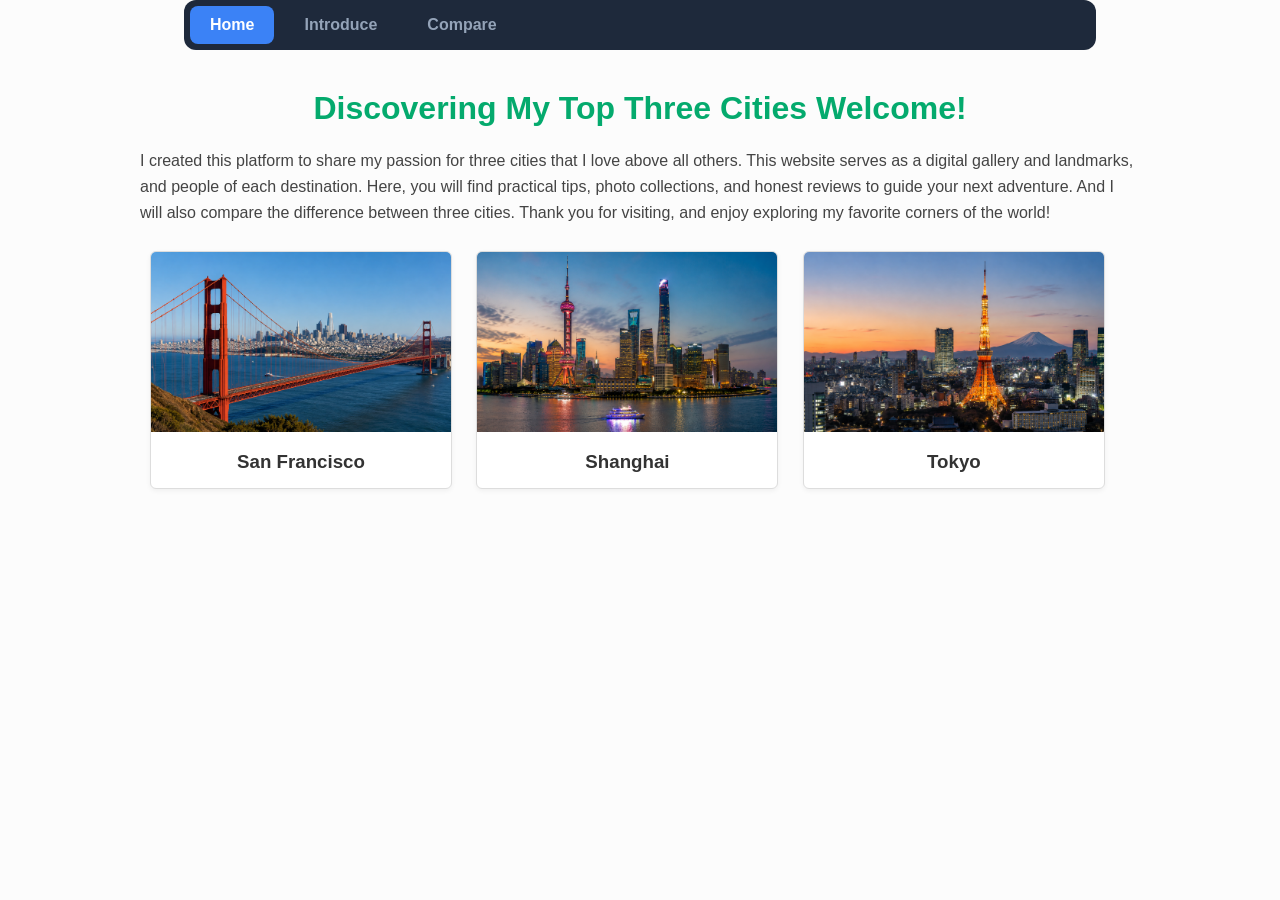
<file: index.html>
<!DOCTYPE html>
<html lang="en">
<head>
    <link rel="stylesheet" href="links.css">
    <title>My favourite cities</title>
</head>
<body>
<ul class="nav">
  <li><a href="index.html" class="active">Home</a></li>
  <li><a href="introduce.html">Introduce</a></li>
  <li><a href="compare.html">Compare</a></li>
</ul>

<div class="container">
    <h1>Discovering My Top Three Cities Welcome!</h1>
    
    <p>
        I created this platform to share my passion for three cities that I love above all others. 
        This website serves as a digital gallery and landmarks, and people of each destination. 
        Here, you will find practical tips, photo collections, and honest reviews to guide your next adventure.
        And I will also compare the difference between three cities. Thank you for visiting, and enjoy exploring my favorite corners of the world!
    </p>
    <div class="gallery">
        <div class="city-box">
            <img src="San francisco.jpg">
            <h3>San Francisco</h3>
        </div>
        <div class="city-box">
            <img src="Shanghai.jpg">
            <h3>Shanghai</h3>
        </div>
        <div class="city-box">
            <img src="Tokyo.jpg">
            <h3>Tokyo</h3>
        </div>
    </div>
</div>



</body>

</html>
</file>
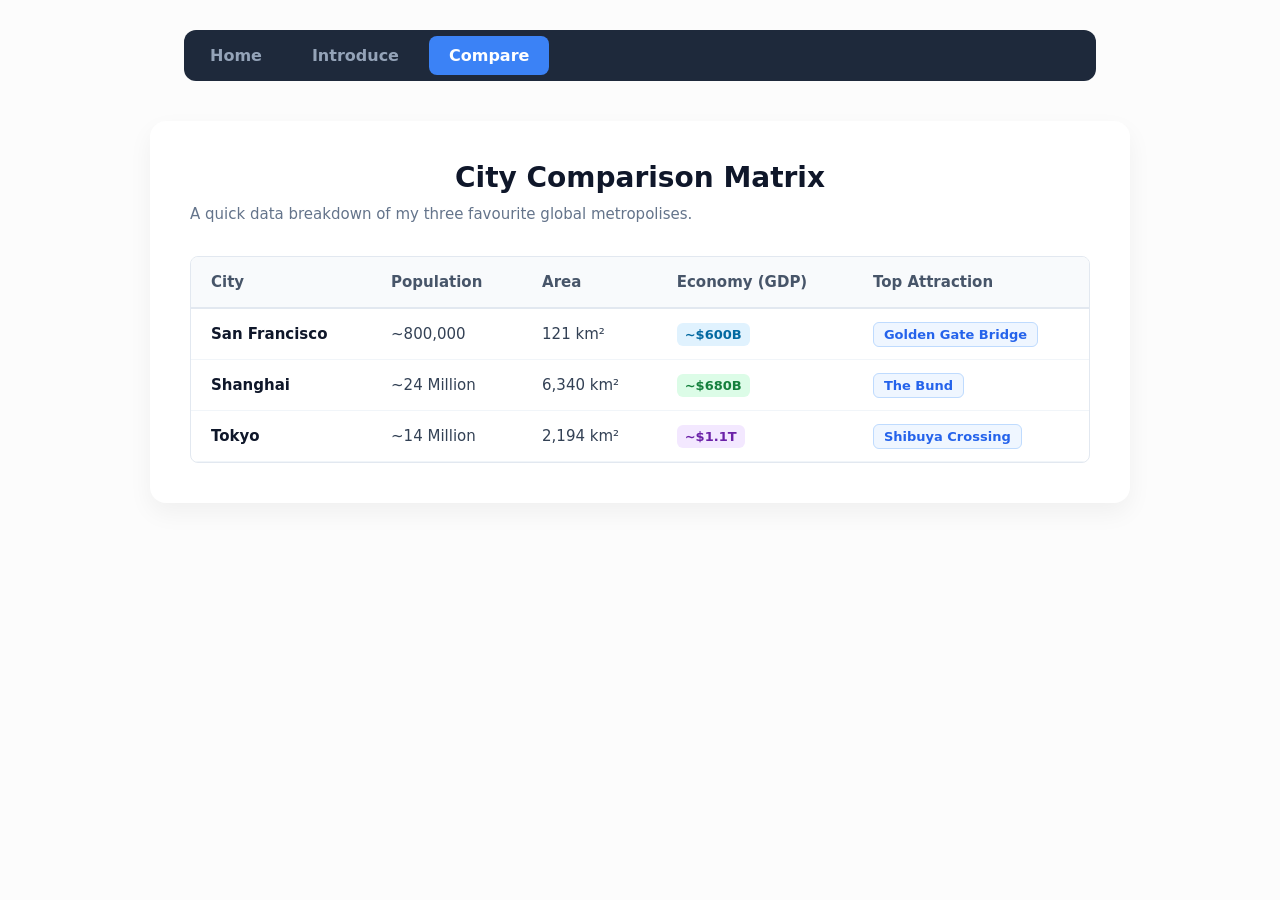
<file: compare.html>
<!DOCTYPE html>
<html lang="en">
<head>
    <meta charset="UTF-8">
    <meta name="viewport" content="width=device-width, initial-scale=1.0">
    <link rel="stylesheet" href="links.css">
    <link rel="stylesheet" href="links4.css">
    <title>My Favourite Cities - Compare</title>
</head>
<body>
    <ul class="nav">
      <li><a href="index.html">Home</a></li>
      <li><a href="introduce.html">Introduce</a></li>
      <li><a href="compare.html" class="active">Compare</a></li>
    </ul>
    <div class="container">
        <h1 class="page-title">City Comparison Matrix</h1>
        <p class="page-subtitle">A quick data breakdown of my three favourite global metropolises.</p>

        <div class="table-responsive">
            <table>
                <thead>
                    <tr>
                        <th>City</th>
                        <th>Population</th>
                        <th>Area</th>
                        <th>Economy (GDP)</th>
                        <th>Top Attraction</th>
                    </tr>
                </thead>
                <tbody>
                    <tr>
                        <td class="city-name">San Francisco</td>
                        <td>~800,000</td>
                        <td>121 km²</td>
                        <td><span class="badge badge-blue">~$600B</span></td>
                        <td><span class="highlight">Golden Gate Bridge</span></td>
                    </tr>
                    <tr>
                        <td class="city-name">Shanghai</td>
                        <td>~24 Million</td>
                        <td>6,340 km²</td>
                        <td><span class="badge badge-green">~$680B</span></td>
                        <td><span class="highlight">The Bund</span></td>
                    </tr>
                    <tr>
                        <td class="city-name">Tokyo</td>
                        <td>~14 Million</td>
                        <td>2,194 km²</td>
                        <td><span class="badge badge-purple">~$1.1T</span></td>
                        <td><span class="highlight">Shibuya Crossing</span></td>
                    </tr>
                </tbody>
            </table>
        </div>
    </div>
</body>
</html>
</file>
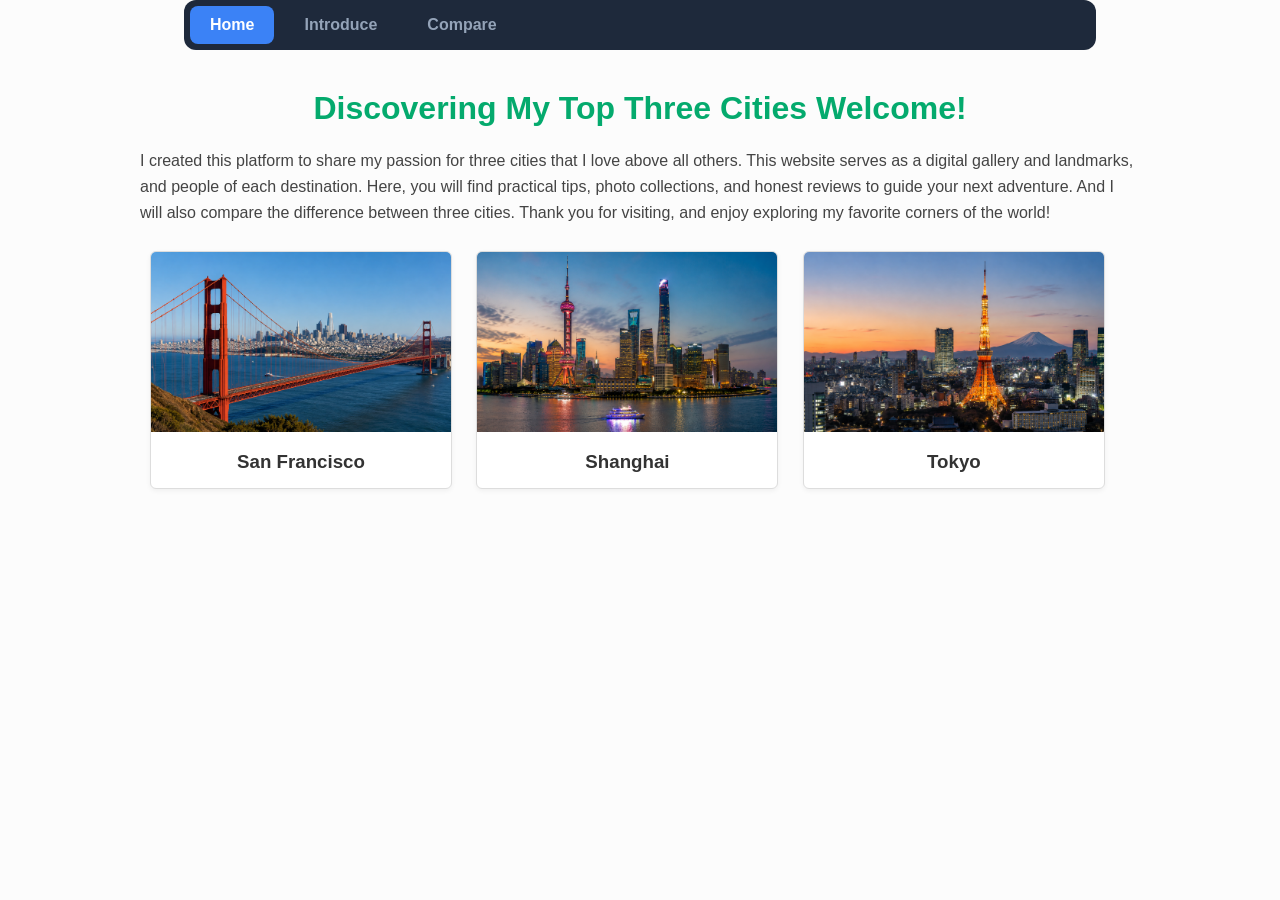
<file: Home.html>
<!DOCTYPE html>
<html lang="en">
<head>
    <link rel="stylesheet" href="links.css">
    <title>My favourite cities</title>
</head>
<body>
<ul class="nav">
  <li><a href="Home.html" class="active">Home</a></li>
  <li><a href="introduce.html">Introduce</a></li>
  <li><a href="compare.html">Compare</a></li>
</ul>

<div class="container">
    <h1>Discovering My Top Three Cities Welcome!</h1>
    
    <p>
        I created this platform to share my passion for three cities that I love above all others. 
        This website serves as a digital gallery and landmarks, and people of each destination. 
        Here, you will find practical tips, photo collections, and honest reviews to guide your next adventure.
        And I will also compare the difference between three cities. Thank you for visiting, and enjoy exploring my favorite corners of the world!
    </p>
    <div class="gallery">
        <div class="city-box">
            <img src="San francisco.jpg">
            <h3>San Francisco</h3>
        </div>
        <div class="city-box">
            <img src="Shanghai.jpg">
            <h3>Shanghai</h3>
        </div>
        <div class="city-box">
            <img src="Tokyo.jpg">
            <h3>Tokyo</h3>
        </div>
    </div>
</div>



</body>

</html>
</file>
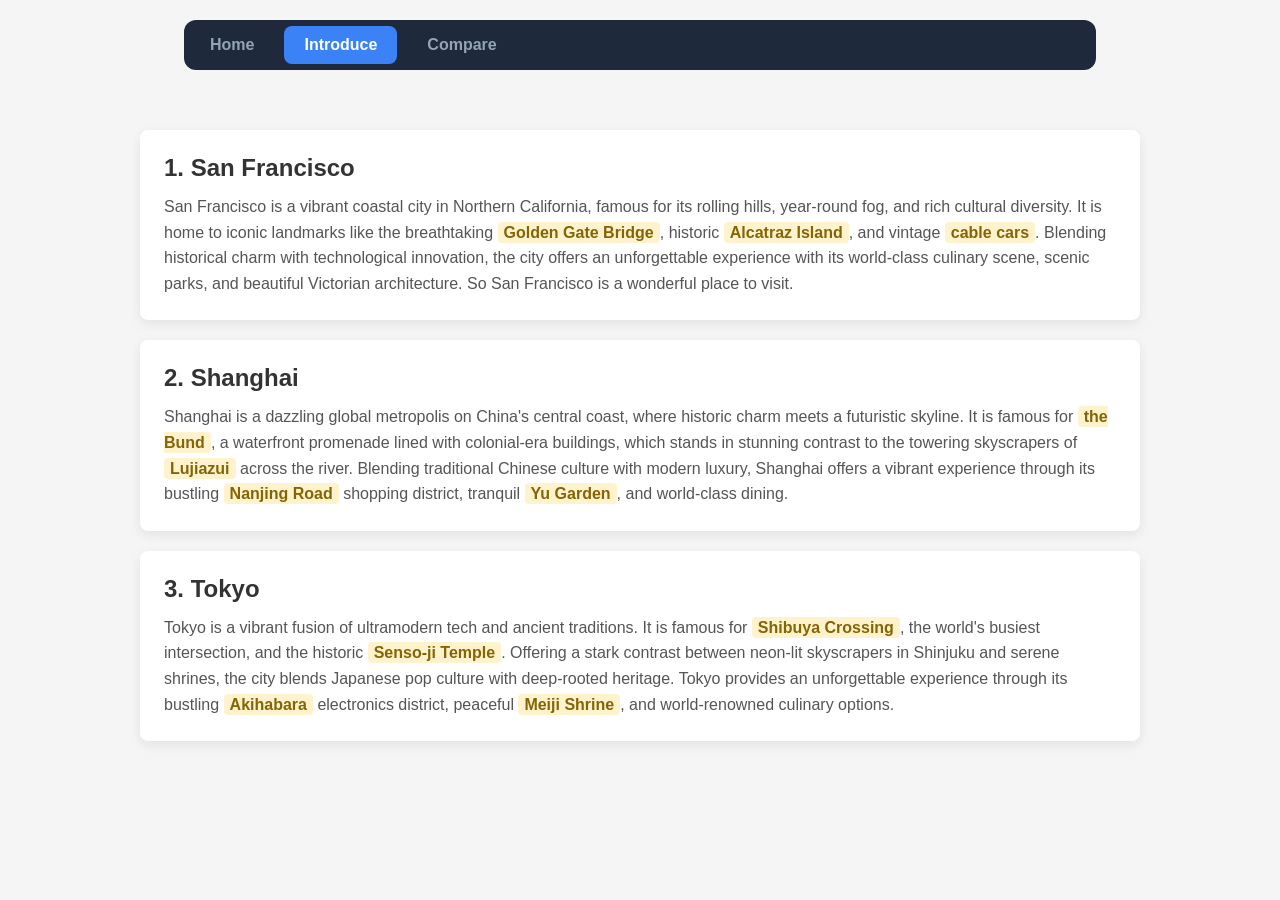
<file: introduce.html>
<!DOCTYPE html>
<html lang="en">
<head>
    <link rel="stylesheet" href="links.css">
    <link rel="stylesheet" href="links2.css">
    <title>My favourite cities</title>

</head>
<body>
<ul class="nav">
  <li><a href="index.html">Home</a></li>
  <li><a href="introduce.html" class="active">Introduce</a></li>
  <li><a href="compare.html">Compare</a></li>
</ul>
<div class="cities-container">


<div class="container">
<div class="card">
<h2>1. San Francisco</h2>
<p>San Francisco is a vibrant coastal city in Northern California, famous for its rolling hills, year-round fog, and rich cultural diversity. It is home to iconic landmarks like the breathtaking <span class="highlight">Golden Gate Bridge</span>, historic <span class="highlight">Alcatraz Island</span>, and vintage <span class="highlight">cable cars</span>. Blending historical charm with technological innovation, the city offers an unforgettable experience with its world-class culinary scene, scenic parks, and beautiful Victorian architecture. So San Francisco is a wonderful place to visit.</p>
</div>
<div class="card">
<h2>2. Shanghai</h2>
<p>Shanghai is a dazzling global metropolis on China's central coast, where historic charm meets a futuristic skyline. It is famous for <span class="highlight">the Bund</span>, a waterfront promenade lined with colonial-era buildings, which stands in stunning contrast to the towering skyscrapers of <span class="highlight">Lujiazui</span> across the river. Blending traditional Chinese culture with modern luxury, Shanghai offers a vibrant experience through its bustling <span class="highlight">Nanjing Road</span> shopping district, tranquil <span class="highlight">Yu Garden</span>, and world-class dining.</p>
</div>
<div class="card">
<h2>3. Tokyo</h2>
<p>Tokyo is a vibrant fusion of ultramodern tech and ancient traditions. It is famous for <span class="highlight">Shibuya Crossing</span>, the world's busiest intersection, and the historic <span class="highlight">Senso-ji Temple</span>. Offering a stark contrast between neon-lit skyscrapers in Shinjuku and serene shrines, the city blends Japanese pop culture with deep-rooted heritage. Tokyo provides an unforgettable experience through its bustling <span class="highlight">Akihabara</span> electronics district, peaceful <span class="highlight">Meiji Shrine</span>, and world-renowned culinary options.</p>
</div>
</div>

</div>


</body>

</html>
</file>
<file: links.css>
.nav {
  list-style-type: none;
  margin: 0 auto 40px auto;
  padding: 6px;
  max-width: 900px;
  background-color: #1e293b; 
  border-radius: 12px;
  display: flex;
  gap: 10px;
}

.nav li a {
  display: block;
  color: #94a3b8;
  text-align: center;
  padding: 10px 20px;
  text-decoration: none;
  font-weight: 600;
  border-radius: 8px;
}

.nav li a:hover {
  color: #ffffff;
  background-color: rgba(255, 255, 255, 0.1);
}

.nav li a.active {
  background-color: #3b82f6;
  color: white;
}
h1{
  text-align: center;
  color: #04AA6D;
}
body{
  color:black;
}
body {
    font-family: Arial, sans-serif;
    margin: 0;
    padding: 0;
    background-color: #fcfcfc;
}
.container {
    width: 90%;
    max-width: 1000px;
    margin: 30px auto; 
    padding: 0 10px;
}
h1 {
    text-align: center;
}
p {
    line-height: 1.6;
    color: #444;
}
.city-box {
    display: inline-block;
    width: 30%;
    margin: 1%;
    vertical-align: top;
    background: #ffffff;
    border: 1px solid #ddd;
    border-radius: 6px;
    box-shadow: 0 2px 5px rgba(0,0,0,0.05); 
    text-align: center;
}
.city-box img {
    width: 100%; 
    height: 180px;
    object-fit: cover;
    border-top-left-radius: 5px; 
    border-top-right-radius: 5px;
}
.city-box h3 {
    margin: 15px 0;
    color: #333;
}
</file>
<file: links4.css>
body {
  margin: 0;
  padding: 30px 20px;
  font-family: system-ui, -apple-system, BlinkMacSystemFont, 'Segoe UI', Roboto, sans-serif;
  color: #333333;
}
.nav {
  list-style-type: none;
  margin: 0 auto 40px auto;
  padding: 6px;
  max-width: 900px;
  background-color: #1e293b; 
  border-radius: 12px;
  display: flex;
  gap: 10px;
}

.nav li a {
  display: block;
  color: #94a3b8;
  text-align: center;
  padding: 10px 20px;
  text-decoration: none;
  font-weight: 600;
  border-radius: 8px;
  transition: all 0.3s ease;
}

.nav li a:hover {
  color: #ffffff;
  background-color: rgba(255, 255, 255, 0.1);
}

.nav li a.active {
  background-color: #3b82f6; 
  color: white;
}
.container {
  max-width: 900px;
  margin: 0 auto;
  background-color: #ffffff;
  border-radius: 16px; 
  box-shadow: 0 10px 25px rgba(0, 0, 0, 0.05); 
  padding: 40px;
}
.page-title {
  margin-top: 0;
  margin-bottom: 8px;
  font-size: 28px;
  color: #0f172a;
}
.page-subtitle {
  margin-top: 0;
  margin-bottom: 30px;
  color: #64748b;
  font-size: 15px;
}
.table-responsive {
  overflow-x: auto;
  border-radius: 8px;
  border: 1px solid #e2e8f0;
}
table {
  width: 100%;
  border-collapse: collapse;
  text-align: left;
  font-size: 15px;
}
th {
  background-color: #f8fafc;
  color: #475569;
  font-weight: 600;
  padding: 16px 20px;
  border-bottom: 2px solid #e2e8f0;
}

td {
  padding: 16px 20px;
  color: #334155;
  border-bottom: 1px solid #f1f5f9;
}

.city-name {
  font-weight: 700;
  color: #0f172a;
}
.highlight {
  background-color: #eff6ff;
  color: #2563eb;
  padding: 4px 10px;
  border-radius: 6px;
  font-size: 13px;
  font-weight: 600;
  border: 1px solid #bfdbfe;
}

.badge {
  padding: 4px 8px;
  border-radius: 6px;
  font-size: 13px;
  font-weight: 600;
}
.badge-blue { background-color: #e0f2fe; color: #0369a1; }
.badge-green { background-color: #dcfce7; color: #15803d; }
.badge-purple { background-color: #f3e8ff; color: #6b21a8; }
</file>
<file: links2.css>
body {
  background-color: #f5f5f5;
  margin: 0;
  padding: 20px;
}

.container {
  display: flex;
  flex-direction: column; 
  align-items: center;
  gap: 20px; 
  padding: 20px 0;
}

.card {
  background-color: #ffffff;
  width: 100%; 
  padding: 24px;
  border-radius: 8px;
  box-shadow: 0 4px 12px rgba(0, 0, 0, 0.08); 
  box-sizing: border-box;
}

.card h2 {
  margin-top: 0;
  margin-bottom: 12px;    
  color: #333333;
}

.card p {
  margin: 0;
  line-height: 1.6;   
  color: #555555;
}

.highlight {
  background-color: #fff3cd; 
  color: #856404; 
  padding: 2px 6px;
  border-radius: 4px;
  font-weight: bold;
}
</file>
